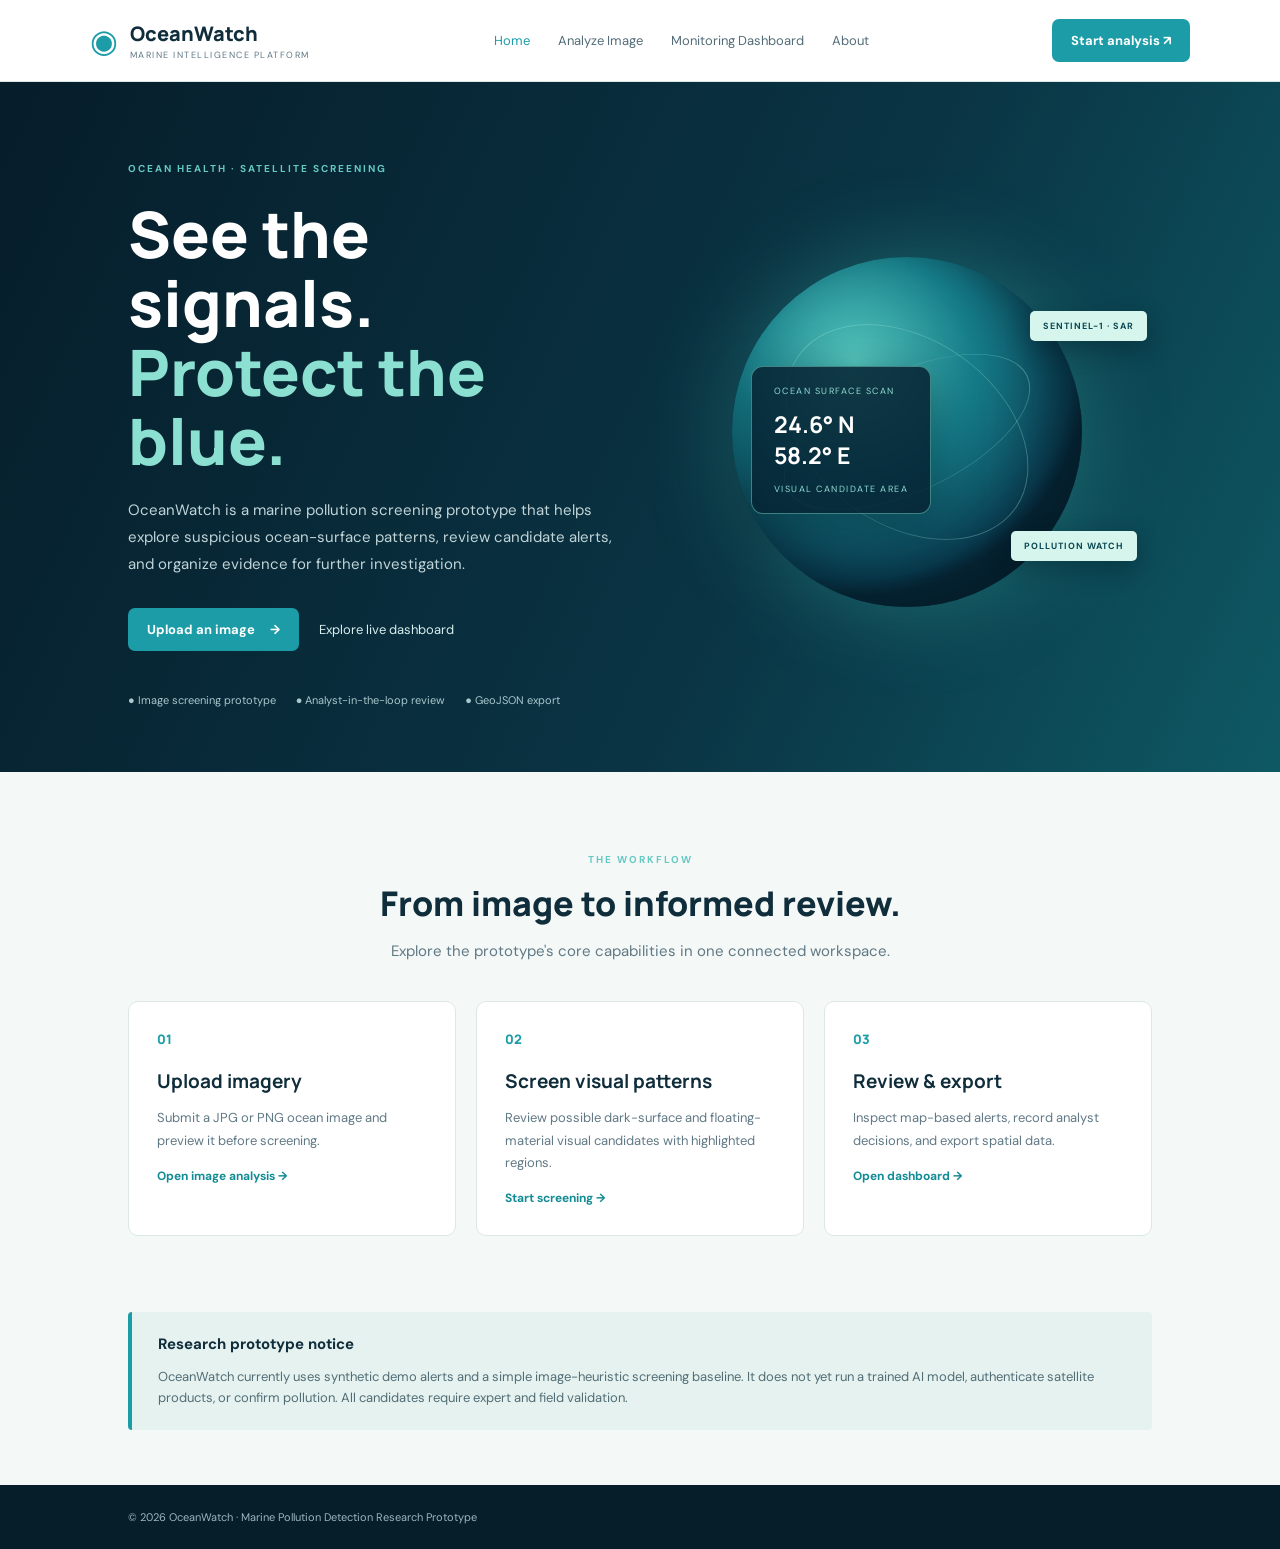
<file: OceanWatch_Interactive_Country_Map/frontend/index.html>
<!doctype html><html lang="en"><head><meta charset="utf-8"><meta name="viewport" content="width=device-width,initial-scale=1"><title>OceanWatch | Protecting our oceans</title><link rel="stylesheet" href="css/site.css"></head><body>
<header class="top"><a class="brand" href="/"><span class="mark">◉</span><span><b>OceanWatch</b><small>MARINE INTELLIGENCE PLATFORM</small></span></a><nav><a class="active" href="/">Home</a><a href="/analyze.html">Analyze Image</a><a href="/dashboard.html">Monitoring Dashboard</a><a href="#about">About</a></nav><a class="navcta" href="/analyze.html">Start analysis ↗</a></header>
<section class="hero"><div class="hero-copy"><span class="eyebrow">OCEAN HEALTH · SATELLITE SCREENING</span><h1>See the signals.<br><em>Protect the blue.</em></h1><p>OceanWatch is a marine pollution screening prototype that helps explore suspicious ocean-surface patterns, review candidate alerts, and organize evidence for further investigation.</p><div class="actions"><a class="primary" href="/analyze.html">Upload an image <span>→</span></a><a class="secondary" href="/dashboard.html">Explore live dashboard</a></div><div class="trust"><span>● Image screening prototype</span><span>● Analyst-in-the-loop review</span><span>● GeoJSON export</span></div></div><div class="hero-art"><div class="orb"></div><div class="scan"><span>OCEAN SURFACE SCAN</span><b>24.6° N<br>58.2° E</b><small>VISUAL CANDIDATE AREA</small></div><div class="tag tag-one">SENTINEL-1 · SAR</div><div class="tag tag-two">POLLUTION WATCH</div></div></section>
<section class="features"><div class="section-head"><span class="eyebrow">THE WORKFLOW</span><h2>From image to informed review.</h2><p>Explore the prototype's core capabilities in one connected workspace.</p></div><div class="cards"><article><div class="num">01</div><h3>Upload imagery</h3><p>Submit a JPG or PNG ocean image and preview it before screening.</p><a href="/analyze.html">Open image analysis →</a></article><article><div class="num">02</div><h3>Screen visual patterns</h3><p>Review possible dark-surface and floating-material visual candidates with highlighted regions.</p><a href="/analyze.html">Start screening →</a></article><article><div class="num">03</div><h3>Review & export</h3><p>Inspect map-based alerts, record analyst decisions, and export spatial data.</p><a href="/dashboard.html">Open dashboard →</a></article></div></section>
<section class="notice" id="about"><b>Research prototype notice</b><p>OceanWatch currently uses synthetic demo alerts and a simple image-heuristic screening baseline. It does not yet run a trained AI model, authenticate satellite products, or confirm pollution. All candidates require expert and field validation.</p></section><footer>© 2026 OceanWatch · Marine Pollution Detection Research Prototype</footer></body></html>
</file>
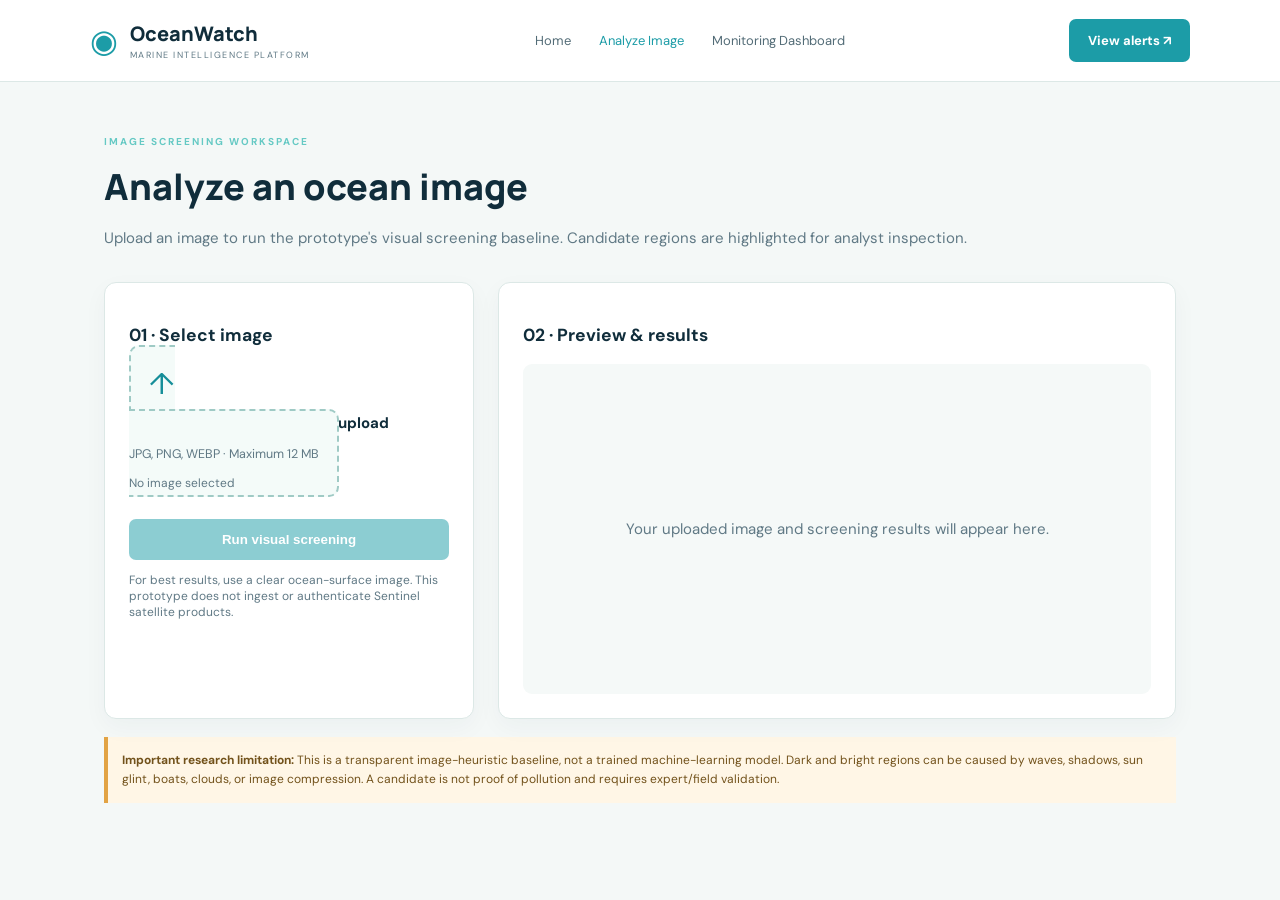
<file: OceanWatch_Interactive_Country_Map/frontend/analyze.html>
<!doctype html><html lang="en"><head><meta charset="utf-8"><meta name="viewport" content="width=device-width,initial-scale=1"><title>Image Analysis | OceanWatch</title><link rel="stylesheet" href="css/site.css"><style>
body{min-height:100vh}.work{max-width:1120px;margin:48px auto;padding:0 24px}.work h1{font:800 36px Manrope;margin:12px 0}.sub{color:var(--muted);line-height:1.7}.layout{display:grid;grid-template-columns:370px 1fr;gap:24px;margin-top:30px}.box{background:white;border:1px solid var(--line);border-radius:12px;padding:24px;box-shadow:0 8px 25px #103c4a0a}.drop{border:2px dashed #9fcac5;border-radius:10px;padding:32px 18px;text-align:center;background:#f4fbf9;cursor:pointer}.drop strong{display:block;margin:10px 0}.drop small{color:var(--muted)}input[type=file]{display:none}.btn{border:0;border-radius:7px;padding:13px 18px;background:var(--teal);color:#fff;font-weight:700;cursor:pointer;width:100%;margin-top:16px}.btn:disabled{opacity:.5;cursor:wait}.preview{width:100%;max-height:460px;object-fit:contain;border-radius:8px;background:#e9f1f0}.empty{height:330px;display:grid;place-items:center;text-align:center;color:var(--muted);background:#f5f9f8;border-radius:9px}.result{margin-top:18px}.result h2{font:700 21px Manrope}.candidate{padding:13px;border:1px solid var(--line);border-radius:8px;margin:9px 0}.candidate b{display:block}.warn{background:#fff6e6;border-left:4px solid #e2a344;padding:14px;margin-top:18px;color:#72521b;font-size:12px;line-height:1.6}.meta{color:var(--muted);font-size:12px}.navline{background:white;padding:18px 7vw;border-bottom:1px solid var(--line)}.navline a{color:#168b91;text-decoration:none}.hidden{display:none}@media(max-width:800px){.layout{grid-template-columns:1fr}.work{margin:30px auto}}
</style></head><body><header class="top"><a class="brand" href="/"><span class="mark">◉</span><span><b>OceanWatch</b><small>MARINE INTELLIGENCE PLATFORM</small></span></a><nav><a href="/">Home</a><a class="active" href="/analyze.html">Analyze Image</a><a href="/dashboard.html">Monitoring Dashboard</a></nav><a class="navcta" href="/dashboard.html">View alerts ↗</a></header>
<div class="work"><span class="eyebrow">IMAGE SCREENING WORKSPACE</span><h1>Analyze an ocean image</h1><p class="sub">Upload an image to run the prototype's visual screening baseline. Candidate regions are highlighted for analyst inspection.</p><div class="layout"><section class="box"><h3>01 · Select image</h3><label class="drop" for="file"><span style="font-size:30px;color:#168e99">↑</span><strong>Choose an image to upload</strong><small>JPG, PNG, WEBP · Maximum 12 MB</small></label><input id="file" type="file" accept="image/*"><p id="filename" class="meta">No image selected</p><button class="btn" id="run" disabled>Run visual screening</button><p class="meta">For best results, use a clear ocean-surface image. This prototype does not ingest or authenticate Sentinel satellite products.</p></section><section class="box"><h3>02 · Preview & results</h3><div id="empty" class="empty">Your uploaded image and screening results will appear here.</div><img id="preview" class="preview hidden"><div id="results" class="result hidden"></div></section></div><div class="warn"><b>Important research limitation:</b> This is a transparent image-heuristic baseline, not a trained machine-learning model. Dark and bright regions can be caused by waves, shadows, sun glint, boats, clouds, or image compression. A candidate is not proof of pollution and requires expert/field validation.</div></div>
<script>
const fileEl=document.querySelector('#file'),run=document.querySelector('#run'),nameEl=document.querySelector('#filename');let selected=null;
fileEl.addEventListener('change',()=>{selected=fileEl.files[0]||null;nameEl.textContent=selected?`${selected.name} · ${(selected.size/1024/1024).toFixed(2)} MB`:'No image selected';run.disabled=!selected;document.querySelector('#results').classList.add('hidden');document.querySelector('#preview').classList.add('hidden');document.querySelector('#empty').classList.remove('hidden');if(selected){const u=URL.createObjectURL(selected);const img=document.querySelector('#preview');img.src=u;img.classList.remove('hidden');document.querySelector('#empty').classList.add('hidden')}});
run.addEventListener('click',async()=>{if(!selected)return;run.disabled=true;run.textContent='Analyzing image…';const fd=new FormData();fd.append('file',selected);try{const res=await fetch('/api/analyze',{method:'POST',body:fd});const data=await res.json();if(!res.ok)throw new Error(data.detail||'Analysis failed');document.querySelector('#preview').src=data.preview_data_url;const box=document.querySelector('#results');box.classList.remove('hidden');box.innerHTML=`<h2>Screening results</h2><p class="meta">${data.width} × ${data.height} pixels · ${data.method}</p><h3>${data.candidate_count} visual candidate region(s)</h3>${data.regions.length?data.regions.map((r,i)=>`<div class="candidate"><b>${i+1}. ${r.type.replaceAll('_',' ')}</b><span class="meta">Screening score: ${Math.round(r.screening_score*100)}% · Image area: ${(r.pixel_fraction*100).toFixed(2)}%</span></div>`).join(''):'<p class="meta">No candidate regions were found using the current heuristic thresholds.</p>'}<button class="btn" id="report">Download screening report (JSON)</button>`;document.querySelector('#report').onclick=()=>{const blob=new Blob([JSON.stringify({...data,preview_data_url:undefined},null,2)],{type:'application/json'});const a=document.createElement('a');a.href=URL.createObjectURL(blob);a.download='oceanwatch-screening-report.json';a.click();URL.revokeObjectURL(a.href)};}catch(e){alert(e.message)}finally{run.disabled=!selected;run.textContent='Run visual screening'}});
</script></body></html>
</file>
<file: OceanWatch_Interactive_Country_Map/frontend/css/site.css>
@import url('https://fonts.googleapis.com/css2?family=DM+Sans:wght@400;500;600;700&family=Manrope:wght@400;500;600;700;800&display=swap');
:root{--navy:#061d2a;--deep:#082b3a;--teal:#1c9ca7;--mint:#9be3d5;--ink:#102d3b;--muted:#607985;--paper:#f4f8f7;--line:#dce8e6}*{box-sizing:border-box}body{margin:0;background:var(--paper);color:var(--ink);font:15px 'DM Sans',sans-serif}.top{height:82px;padding:0 7vw;display:flex;align-items:center;justify-content:space-between;background:#fff;border-bottom:1px solid var(--line);gap:20px}.brand{display:flex;align-items:center;gap:12px;text-decoration:none;color:var(--ink)}.mark{font-size:32px;color:var(--teal)}.brand b{font:800 20px Manrope}.brand small{display:block;font-size:9px;letter-spacing:1.5px;color:var(--muted);margin-top:2px}.top nav{display:flex;gap:28px}.top nav a{color:#536c77;text-decoration:none;font-size:13px}.top nav a:hover,.top nav .active{color:var(--teal)}.navcta,.primary{background:var(--teal);color:#fff;text-decoration:none;padding:13px 19px;border-radius:7px;font-weight:700;font-size:13px}.hero{min-height:570px;padding:75px 10vw 65px;background:linear-gradient(115deg,#061d2a 0%,#0a3444 60%,#0e5964 100%);display:grid;grid-template-columns:1fr 1fr;align-items:center;gap:45px;color:white;overflow:hidden}.hero-copy{max-width:580px}.eyebrow{font-size:10px;letter-spacing:2px;font-weight:700;color:#65c9c4}.hero h1{font:800 clamp(42px,5vw,68px)/1.08 Manrope;margin:22px 0}.hero h1 em{font-style:normal;color:#8be0d1}.hero p{color:#c1d4d8;line-height:1.8;max-width:550px}.actions{display:flex;align-items:center;gap:20px;margin-top:30px}.primary span{margin-left:12px}.secondary{color:#d7eeee;text-decoration:none;font-size:13px}.trust{display:flex;gap:20px;flex-wrap:wrap;margin-top:42px;color:#a9c7cd;font-size:11px}.hero-art{height:390px;position:relative;display:grid;place-items:center}.orb{width:min(350px,75vw);height:min(350px,75vw);border-radius:50%;background:radial-gradient(circle at 35% 30%,#55c6bd,#167e8a 35%,#0b4257 65%,#082a3b 70%);box-shadow:0 0 90px #43c5b655,inset -25px -25px 50px #00131d88;position:relative}.orb:before,.orb:after{content:'';position:absolute;inset:12%;border:1px solid #a6e9dc55;border-radius:50%;transform:rotate(-25deg) scaleY(.45)}.orb:after{transform:rotate(35deg) scaleY(.7)}.scan{position:absolute;left:18%;top:33%;background:#062333dd;border:1px solid #71cfc488;border-radius:12px;padding:18px 22px;box-shadow:0 15px 50px #00121c66}.scan span,.scan small{display:block;font-size:9px;letter-spacing:1.5px;color:#8edbd2}.scan b{display:block;font:700 23px Manrope;line-height:1.35;margin:12px 0}.tag{position:absolute;background:#d6f5ed;color:#0a4651;padding:9px 13px;border-radius:5px;font-size:9px;letter-spacing:1px;font-weight:700;box-shadow:0 8px 25px #00131d55}.tag-one{right:1%;top:19%}.tag-two{right:3%;bottom:17%}.features{padding:76px 10vw}.section-head{text-align:center}.section-head h2{font:800 34px Manrope;margin:12px}.section-head p{color:var(--muted)}.cards{display:grid;grid-template-columns:repeat(3,1fr);gap:20px;margin-top:40px}.cards article{background:white;padding:28px;border:1px solid var(--line);border-radius:10px;min-height:215px}.num{font:800 13px Manrope;color:var(--teal)}.cards h3{font:700 19px Manrope;margin:20px 0 10px}.cards p{color:var(--muted);line-height:1.7;font-size:13px}.cards a{color:#138b94;text-decoration:none;font-size:12px;font-weight:700}.notice{margin:0 10vw 55px;padding:22px 26px;background:#e5f2ef;border-left:4px solid var(--teal);border-radius:4px}.notice p{margin-bottom:0;color:#526d76;font-size:13px;line-height:1.6}footer{padding:25px 10vw;background:#061d2a;color:#9db6bd;font-size:11px}@media(max-width:850px){.top{height:auto;padding:18px 5vw;flex-wrap:wrap}.top nav{order:3;width:100%;gap:17px;overflow:auto;padding:8px 0}.hero{grid-template-columns:1fr;padding:60px 7vw}.hero-art{height:300px}.cards{grid-template-columns:1fr}.features{padding:55px 7vw}.notice{margin:0 7vw 40px}}
</file>
